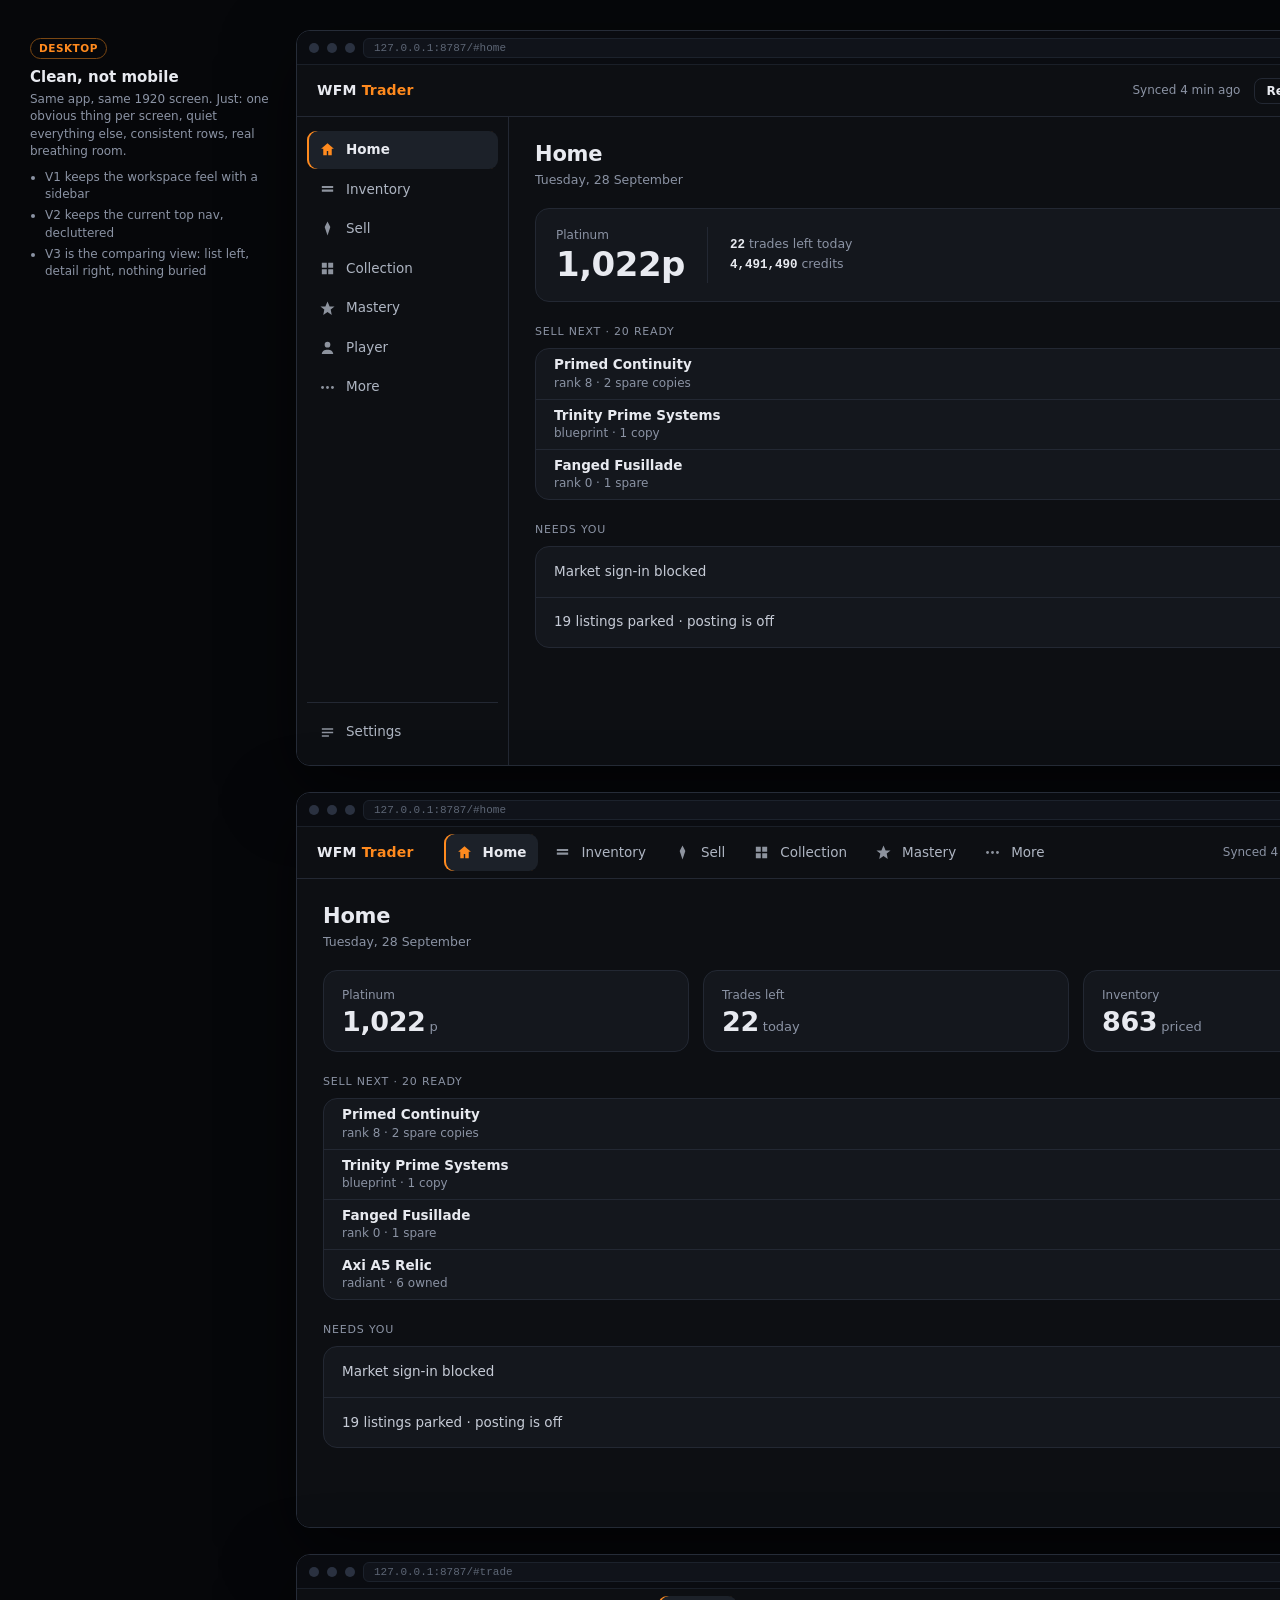
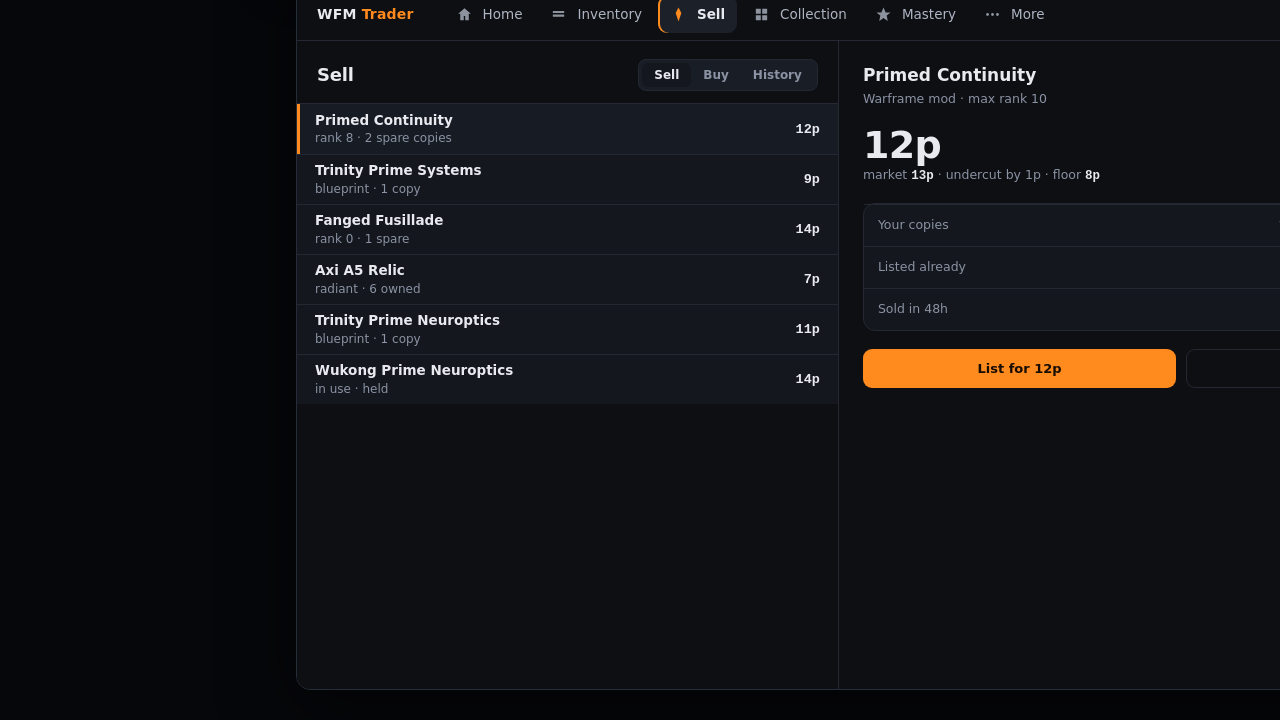
<file: design/mockups/desktop-directions.html>
<!DOCTYPE html>
<html lang="en">
<head>
<meta charset="utf-8">
<title>WFM Trader - clean desktop directions</title>
<style>
  :root {
    --bg: #0d0f13; --panel: #14171d; --panel2: #191d25; --border: #232833;
    --text: #e8eaf0; --muted: #8b93a4; --accent: #ff8a1e; --accent-dim: #7a4713;
    --sans: "Inter", "Segoe UI Variable", "Segoe UI", system-ui, sans-serif;
    --mono: "Cascadia Mono", ui-monospace, Consolas, monospace;
    color-scheme: dark;
  }
  * { box-sizing: border-box; -webkit-font-smoothing: antialiased; }
  body { margin: 0; background: #06070a; color: var(--text); font: 13.5px/1.45 var(--sans); padding: 30px; }
  .wrap { display: flex; gap: 26px; align-items: flex-start; max-width: 1560px; }
  .notes { width: 240px; flex: 0 0 240px; padding-top: 8px; position: sticky; top: 30px; }
  .notes h2 { font-size: 15px; margin: 0 0 2px; }
  .notes .k { display: inline-block; font-size: 10.5px; font-weight: 700; letter-spacing: .5px; color: var(--accent);
    border: 1px solid var(--accent-dim); border-radius: 999px; padding: 2px 8px; margin-bottom: 8px; }
  .notes p { color: var(--muted); font-size: 12px; margin: 0 0 8px; }
  .notes ul { margin: 0; padding-left: 15px; color: var(--muted); font-size: 12px; }
  .notes li { margin: 4px 0; }
  .shots { display: flex; flex-direction: column; gap: 26px; min-width: 0; }

  /* browser window chrome */
  .win { width: 1180px; background: #05060a; border: 1px solid #262c38; border-radius: 14px; overflow: hidden;
    box-shadow: 0 22px 70px rgba(0,0,0,.5); }
  .chrome { height: 34px; display: flex; align-items: center; gap: 8px; padding: 0 12px; background: #0a0c11; border-bottom: 1px solid #1a1f28; }
  .chrome i { width: 10px; height: 10px; border-radius: 50%; background: #2a3140; display: block; }
  .chrome .url { flex: 1 1 auto; height: 20px; border-radius: 6px; background: #10131a; border: 1px solid #1c222c;
    color: #5d6675; font: 11px var(--mono); display: flex; align-items: center; padding: 0 10px; }
  .app { height: 700px; background: var(--bg); display: flex; flex-direction: column; }

  /* shared app pieces */
  .topbar { flex: 0 0 auto; height: 52px; display: flex; align-items: center; gap: 14px; padding: 0 20px; border-bottom: 1px solid var(--border); }
  .brand { font-weight: 700; font-size: 14px; letter-spacing: .2px; }
  .brand span { color: var(--accent); }
  .spacer { flex: 1 1 auto; }
  .synced { color: var(--muted); font-size: 12px; }
  .chipwarn { display: inline-flex; align-items: center; gap: 6px; font: 600 11.5px var(--sans); color: #ffb454;
    background: #241a0c; border: 1px solid #4a3513; border-radius: 999px; padding: 4px 10px; }
  .chipwarn svg { width: 12px; height: 12px; }
  .btn { border: 0; border-radius: 9px; background: var(--accent); color: #180d02; font: 700 12.5px var(--sans);
    padding: 8px 14px; cursor: default; }
  .btn.ghost { background: transparent; border: 1px solid var(--border); color: var(--text); font-weight: 600; }
  .btn.mini { padding: 5px 11px; font-size: 12px; border-radius: 8px; }
  .main { flex: 1 1 auto; min-height: 0; display: flex; }
  .col { flex: 1 1 auto; min-width: 0; padding: 22px 26px; overflow: hidden; }
  .ptitle { font-size: 21px; font-weight: 700; letter-spacing: -.2px; margin: 0 0 2px; }
  .psub { color: var(--muted); font-size: 12.5px; margin-bottom: 18px; }
  .sec { font-size: 11px; text-transform: uppercase; letter-spacing: .8px; color: var(--muted); margin: 22px 0 8px; }
  .hero { background: var(--panel); border: 1px solid var(--border); border-radius: 14px; padding: 18px 20px;
    display: flex; align-items: center; gap: 22px; }
  .hero .lab { color: var(--muted); font-size: 12px; }
  .hero .big { font: 800 34px/1.05 var(--sans); letter-spacing: -.5px; margin: 3px 0 0; }
  .hero .meta { color: var(--muted); font-size: 12.5px; }
  .hero .meta b { color: var(--text); font-weight: 600; font-family: var(--mono); }
  .vl { width: 1px; align-self: stretch; background: var(--border); }
  .list { background: var(--panel); border: 1px solid var(--border); border-radius: 14px; overflow: hidden; }
  .row { display: flex; align-items: center; gap: 14px; padding: 0 18px; height: 50px; border-top: 1px solid var(--border); }
  .list .row:first-child { border-top: 0; }
  .row .nm { flex: 1 1 auto; min-width: 0; font-weight: 600; font-size: 13.5px; }
  .row .nm span { display: block; font-weight: 400; color: var(--muted); font-size: 12px; }
  .row .pr { font: 700 13.5px var(--mono); }
  .row .pr span { color: var(--muted); font-weight: 400; display: block; font-size: 11px; text-align: right; }
  .row.sel { background: #171b23; box-shadow: inset 3px 0 0 var(--accent); }
  .quiet .row .nm { font-weight: 500; color: #c6cbd6; }
  .stat3 { display: grid; grid-template-columns: repeat(3, 1fr); gap: 14px; }
  .stat { background: var(--panel); border: 1px solid var(--border); border-radius: 14px; padding: 16px 18px; }
  .stat .lab { color: var(--muted); font-size: 12px; margin-bottom: 4px; }
  .stat .num { font: 800 27px/1 var(--sans); letter-spacing: -.4px; }
  .stat .num i { font: 400 13px var(--sans); color: var(--muted); font-style: normal; letter-spacing: 0; margin-left: 4px; }
  /* sidebar variant */
  .side { flex: 0 0 212px; border-right: 1px solid var(--border); padding: 14px 10px; display: flex; flex-direction: column; gap: 2px; }
  .nav { display: flex; align-items: center; gap: 10px; padding: 9px 12px; border-radius: 9px; color: #aeb5c2; font-weight: 500; font-size: 13.5px; }
  .nav svg { width: 17px; height: 17px; opacity: .8; }
  .nav.on { background: #1c2129; color: var(--text); box-shadow: inset 2px 0 0 var(--accent); font-weight: 600; }
  .nav.on svg { color: var(--accent); opacity: 1; }
  .navfoot { margin-top: auto; border-top: 1px solid var(--border); padding-top: 10px; }
  /* two-pane variant */
  .pane { display: flex; flex: 1 1 auto; min-height: 0; }
  .paneL { flex: 0 0 46%; border-right: 1px solid var(--border); padding: 18px 0 0; overflow: hidden; }
  .paneL .hd { padding: 0 20px 12px; display: flex; align-items: center; gap: 10px; }
  .paneR { flex: 1 1 auto; padding: 22px 24px; }
  .seg { display: inline-flex; background: var(--panel2); border: 1px solid var(--border); border-radius: 8px; padding: 3px; }
  .seg b { font: 600 12px var(--sans); color: var(--muted); padding: 5px 12px; border-radius: 6px; }
  .seg b.on { background: var(--panel); color: var(--text); }
  .dt { font-size: 17px; font-weight: 700; margin: 0 0 2px; }
  .dsub { color: var(--muted); font-size: 12.5px; }
  .dprice { font: 800 38px/1 var(--sans); letter-spacing: -.6px; margin: 18px 0 2px; }
  .dmeta { color: var(--muted); font-size: 12.5px; margin-bottom: 18px; }
  .dmeta b { color: var(--text); font-family: var(--mono); font-weight: 600; }
  .facts { border: 1px solid var(--border); border-radius: 12px; background: var(--panel); margin-bottom: 18px; }
  .facts .row { height: 42px; padding: 0 14px; font-size: 12.5px; }
  .facts .row .k2 { color: var(--muted); flex: 1 1 auto; }
  .facts .row .v2 { font-family: var(--mono); font-weight: 600; }
  .actions { display: flex; gap: 10px; }
  .actions .btn { flex: 1 1 auto; padding: 11px 14px; font-size: 13px; }
</style>
</head>
<body>
<div class="wrap">
  <div class="notes">
    <span class="k">DESKTOP</span>
    <h2>Clean, not mobile</h2>
    <p>Same app, same 1920 screen. Just: one obvious thing per screen, quiet everything else, consistent rows, real breathing room.</p>
    <ul>
      <li>V1 keeps the workspace feel with a sidebar</li>
      <li>V2 keeps the current top nav, decluttered</li>
      <li>V3 is the comparing view: list left, detail right, nothing buried</li>
    </ul>
  </div>

  <div class="shots">

  <!-- ================= V1 : sidebar + one column ================= -->
  <div class="win">
    <div class="chrome"><i></i><i></i><i></i><div class="url">127.0.0.1:8787/#home</div></div>
    <div class="app">
      <div class="topbar">
        <div class="brand">WFM <span>Trader</span></div>
        <div class="spacer"></div>
        <span class="synced">Synced 4 min ago</span>
        <button class="btn ghost mini">Refresh</button>
        <span class="chipwarn"><svg viewBox="0 0 24 24" fill="currentColor"><path d="M12 2l8 4v6c0 5-3.4 8.6-8 10-4.6-1.4-8-5-8-10V6z"/></svg>Posting off</span>
      </div>
      <div class="main">
        <div class="side">
          <div class="nav on"><svg viewBox="0 0 24 24" fill="currentColor"><path d="M12 3l9 8h-3v9h-5v-6h-2v6H6v-9H3z"/></svg>Home</div>
          <div class="nav"><svg viewBox="0 0 24 24" fill="currentColor"><path d="M4 7h16v3H4zM4 12h16v3H4z"/></svg>Inventory</div>
          <div class="nav"><svg viewBox="0 0 24 24" fill="currentColor"><path d="M12 2l4 8-4 12-4-12z"/></svg>Sell</div>
          <div class="nav"><svg viewBox="0 0 24 24" fill="currentColor"><path d="M4 4h7v7H4zM13 4h7v7h-7zM4 13h7v7H4zM13 13h7v7h-7z"/></svg>Collection</div>
          <div class="nav"><svg viewBox="0 0 24 24" fill="currentColor"><path d="M12 2l3 7h7l-5.5 4.5L18 21l-6-4-6 4 1.5-7.5L2 9h7z"/></svg>Mastery</div>
          <div class="nav"><svg viewBox="0 0 24 24" fill="currentColor"><circle cx="12" cy="8" r="4"/><path d="M4 21c0-4 3.6-6 8-6s8 2 8 6z"/></svg>Player</div>
          <div class="nav"><svg viewBox="0 0 24 24" fill="currentColor"><circle cx="5" cy="12" r="2"/><circle cx="12" cy="12" r="2"/><circle cx="19" cy="12" r="2"/></svg>More</div>
          <div class="navfoot"><div class="nav"><svg viewBox="0 0 24 24" fill="currentColor"><path d="M4 6h16v2H4zM4 11h16v2H4zM4 16h10v2H4z"/></svg>Settings</div></div>
        </div>
        <div class="col">
          <div class="ptitle">Home</div>
          <div class="psub">Tuesday, 28 September</div>
          <div class="hero">
            <div>
              <div class="lab">Platinum</div>
              <div class="big">1,022p</div>
            </div>
            <div class="vl"></div>
            <div class="meta"><b>22</b> trades left today<br><b>4,491,490</b> credits</div>
            <div class="spacer"></div>
            <button class="btn">Sell next</button>
          </div>
          <div class="sec">Sell next &middot; 20 ready</div>
          <div class="list">
            <div class="row"><div class="nm">Primed Continuity<span>rank 8 &middot; 2 spare copies</span></div><div class="pr">12p<span>market 13p</span></div><button class="btn mini">List</button></div>
            <div class="row"><div class="nm">Trinity Prime Systems<span>blueprint &middot; 1 copy</span></div><div class="pr">9p<span>market 10p</span></div><button class="btn mini">List</button></div>
            <div class="row"><div class="nm">Fanged Fusillade<span>rank 0 &middot; 1 spare</span></div><div class="pr">14p<span>market 15p</span></div><button class="btn mini">List</button></div>
          </div>
          <div class="sec">Needs you</div>
          <div class="list quiet">
            <div class="row"><div class="nm">Market sign-in blocked</div><button class="btn ghost mini">Open</button></div>
            <div class="row"><div class="nm">19 listings parked &middot; posting is off</div><button class="btn ghost mini">Review</button></div>
          </div>
        </div>
      </div>
    </div>
  </div>

  <!-- ================= V2 : top nav + stat cards ================= -->
  <div class="win">
    <div class="chrome"><i></i><i></i><i></i><div class="url">127.0.0.1:8787/#home</div></div>
    <div class="app">
      <div class="topbar">
        <div class="brand">WFM <span>Trader</span></div>
        <div style="display:flex;gap:4px;margin-left:16px;">
          <div class="nav on"><svg viewBox="0 0 24 24" fill="currentColor"><path d="M12 3l9 8h-3v9h-5v-6h-2v6H6v-9H3z"/></svg>Home</div>
          <div class="nav"><svg viewBox="0 0 24 24" fill="currentColor"><path d="M4 7h16v3H4zM4 12h16v3H4z"/></svg>Inventory</div>
          <div class="nav"><svg viewBox="0 0 24 24" fill="currentColor"><path d="M12 2l4 8-4 12-4-12z"/></svg>Sell</div>
          <div class="nav"><svg viewBox="0 0 24 24" fill="currentColor"><path d="M4 4h7v7H4zM13 4h7v7h-7zM4 13h7v7H4zM13 13h7v7h-7z"/></svg>Collection</div>
          <div class="nav"><svg viewBox="0 0 24 24" fill="currentColor"><path d="M12 2l3 7h7l-5.5 4.5L18 21l-6-4-6 4 1.5-7.5L2 9h7z"/></svg>Mastery</div>
          <div class="nav"><svg viewBox="0 0 24 24" fill="currentColor"><circle cx="5" cy="12" r="2"/><circle cx="12" cy="12" r="2"/><circle cx="19" cy="12" r="2"/></svg>More</div>
        </div>
        <div class="spacer"></div>
        <span class="synced">Synced 4 min ago</span>
        <span class="chipwarn"><svg viewBox="0 0 24 24" fill="currentColor"><path d="M12 2l8 4v6c0 5-3.4 8.6-8 10-4.6-1.4-8-5-8-10V6z"/></svg>Posting off</span>
      </div>
      <div class="main"><div class="col">
        <div class="ptitle">Home</div>
        <div class="psub">Tuesday, 28 September</div>
        <div class="stat3">
          <div class="stat"><div class="lab">Platinum</div><div class="num">1,022<i>p</i></div></div>
          <div class="stat"><div class="lab">Trades left</div><div class="num">22<i>today</i></div></div>
          <div class="stat"><div class="lab">Inventory</div><div class="num">863<i>priced</i></div></div>
        </div>
        <div class="sec">Sell next &middot; 20 ready</div>
        <div class="list">
          <div class="row"><div class="nm">Primed Continuity<span>rank 8 &middot; 2 spare copies</span></div><div class="pr">12p<span>market 13p</span></div><button class="btn mini">List</button></div>
          <div class="row"><div class="nm">Trinity Prime Systems<span>blueprint &middot; 1 copy</span></div><div class="pr">9p<span>market 10p</span></div><button class="btn mini">List</button></div>
          <div class="row"><div class="nm">Fanged Fusillade<span>rank 0 &middot; 1 spare</span></div><div class="pr">14p<span>market 15p</span></div><button class="btn mini">List</button></div>
          <div class="row"><div class="nm">Axi A5 Relic<span>radiant &middot; 6 owned</span></div><div class="pr">7p<span>market 8p</span></div><button class="btn mini">List</button></div>
        </div>
        <div class="sec">Needs you</div>
        <div class="list quiet">
          <div class="row"><div class="nm">Market sign-in blocked</div><button class="btn ghost mini">Open</button></div>
          <div class="row"><div class="nm">19 listings parked &middot; posting is off</div><button class="btn ghost mini">Review</button></div>
        </div>
      </div></div>
    </div>
  </div>

  <!-- ================= V3 : two-pane sell ================= -->
  <div class="win">
    <div class="chrome"><i></i><i></i><i></i><div class="url">127.0.0.1:8787/#trade</div></div>
    <div class="app">
      <div class="topbar">
        <div class="brand">WFM <span>Trader</span></div>
        <div style="display:flex;gap:4px;margin-left:16px;">
          <div class="nav"><svg viewBox="0 0 24 24" fill="currentColor"><path d="M12 3l9 8h-3v9h-5v-6h-2v6H6v-9H3z"/></svg>Home</div>
          <div class="nav"><svg viewBox="0 0 24 24" fill="currentColor"><path d="M4 7h16v3H4zM4 12h16v3H4z"/></svg>Inventory</div>
          <div class="nav on"><svg viewBox="0 0 24 24" fill="currentColor"><path d="M12 2l4 8-4 12-4-12z"/></svg>Sell</div>
          <div class="nav"><svg viewBox="0 0 24 24" fill="currentColor"><path d="M4 4h7v7H4zM13 4h7v7h-7zM4 13h7v7H4zM13 13h7v7h-7z"/></svg>Collection</div>
          <div class="nav"><svg viewBox="0 0 24 24" fill="currentColor"><path d="M12 2l3 7h7l-5.5 4.5L18 21l-6-4-6 4 1.5-7.5L2 9h7z"/></svg>Mastery</div>
          <div class="nav"><svg viewBox="0 0 24 24" fill="currentColor"><circle cx="5" cy="12" r="2"/><circle cx="12" cy="12" r="2"/><circle cx="19" cy="12" r="2"/></svg>More</div>
        </div>
        <div class="spacer"></div>
        <span class="chipwarn"><svg viewBox="0 0 24 24" fill="currentColor"><path d="M12 2l8 4v6c0 5-3.4 8.6-8 10-4.6-1.4-8-5-8-10V6z"/></svg>Posting off</span>
      </div>
      <div class="pane">
        <div class="paneL">
          <div class="hd"><div class="ptitle" style="font-size:18px;margin:0;">Sell</div><div class="spacer"></div><div class="seg"><b class="on">Sell</b><b>Buy</b><b>History</b></div></div>
          <div class="list" style="border-radius:0;border-left:0;border-right:0;border-bottom:0;">
            <div class="row sel"><div class="nm">Primed Continuity<span>rank 8 &middot; 2 spare copies</span></div><div class="pr">12p</div></div>
            <div class="row"><div class="nm">Trinity Prime Systems<span>blueprint &middot; 1 copy</span></div><div class="pr">9p</div></div>
            <div class="row"><div class="nm">Fanged Fusillade<span>rank 0 &middot; 1 spare</span></div><div class="pr">14p</div></div>
            <div class="row"><div class="nm">Axi A5 Relic<span>radiant &middot; 6 owned</span></div><div class="pr">7p</div></div>
            <div class="row"><div class="nm">Trinity Prime Neuroptics<span>blueprint &middot; 1 copy</span></div><div class="pr">11p</div></div>
            <div class="row"><div class="nm">Wukong Prime Neuroptics<span>in use &middot; held</span></div><div class="pr">14p</div></div>
          </div>
        </div>
        <div class="paneR">
          <div class="dt">Primed Continuity</div>
          <div class="dsub">Warframe mod &middot; max rank 10</div>
          <div class="dprice">12p</div>
          <div class="dmeta">market <b>13p</b> &middot; undercut by 1p &middot; floor <b>8p</b></div>
          <div class="facts">
            <div class="row"><div class="k2">Your copies</div><div class="v2">rank 8 &times;2 &middot; rank 5 &times;1</div></div>
            <div class="row"><div class="k2">Listed already</div><div class="v2">none</div></div>
            <div class="row"><div class="k2">Sold in 48h</div><div class="v2">3 sellers &middot; 11-14p</div></div>
          </div>
          <div class="actions">
            <button class="btn">List for 12p</button>
            <button class="btn ghost">Hold</button>
          </div>
        </div>
      </div>
    </div>
  </div>

  </div>
</div>
</body>
</html>
</file>
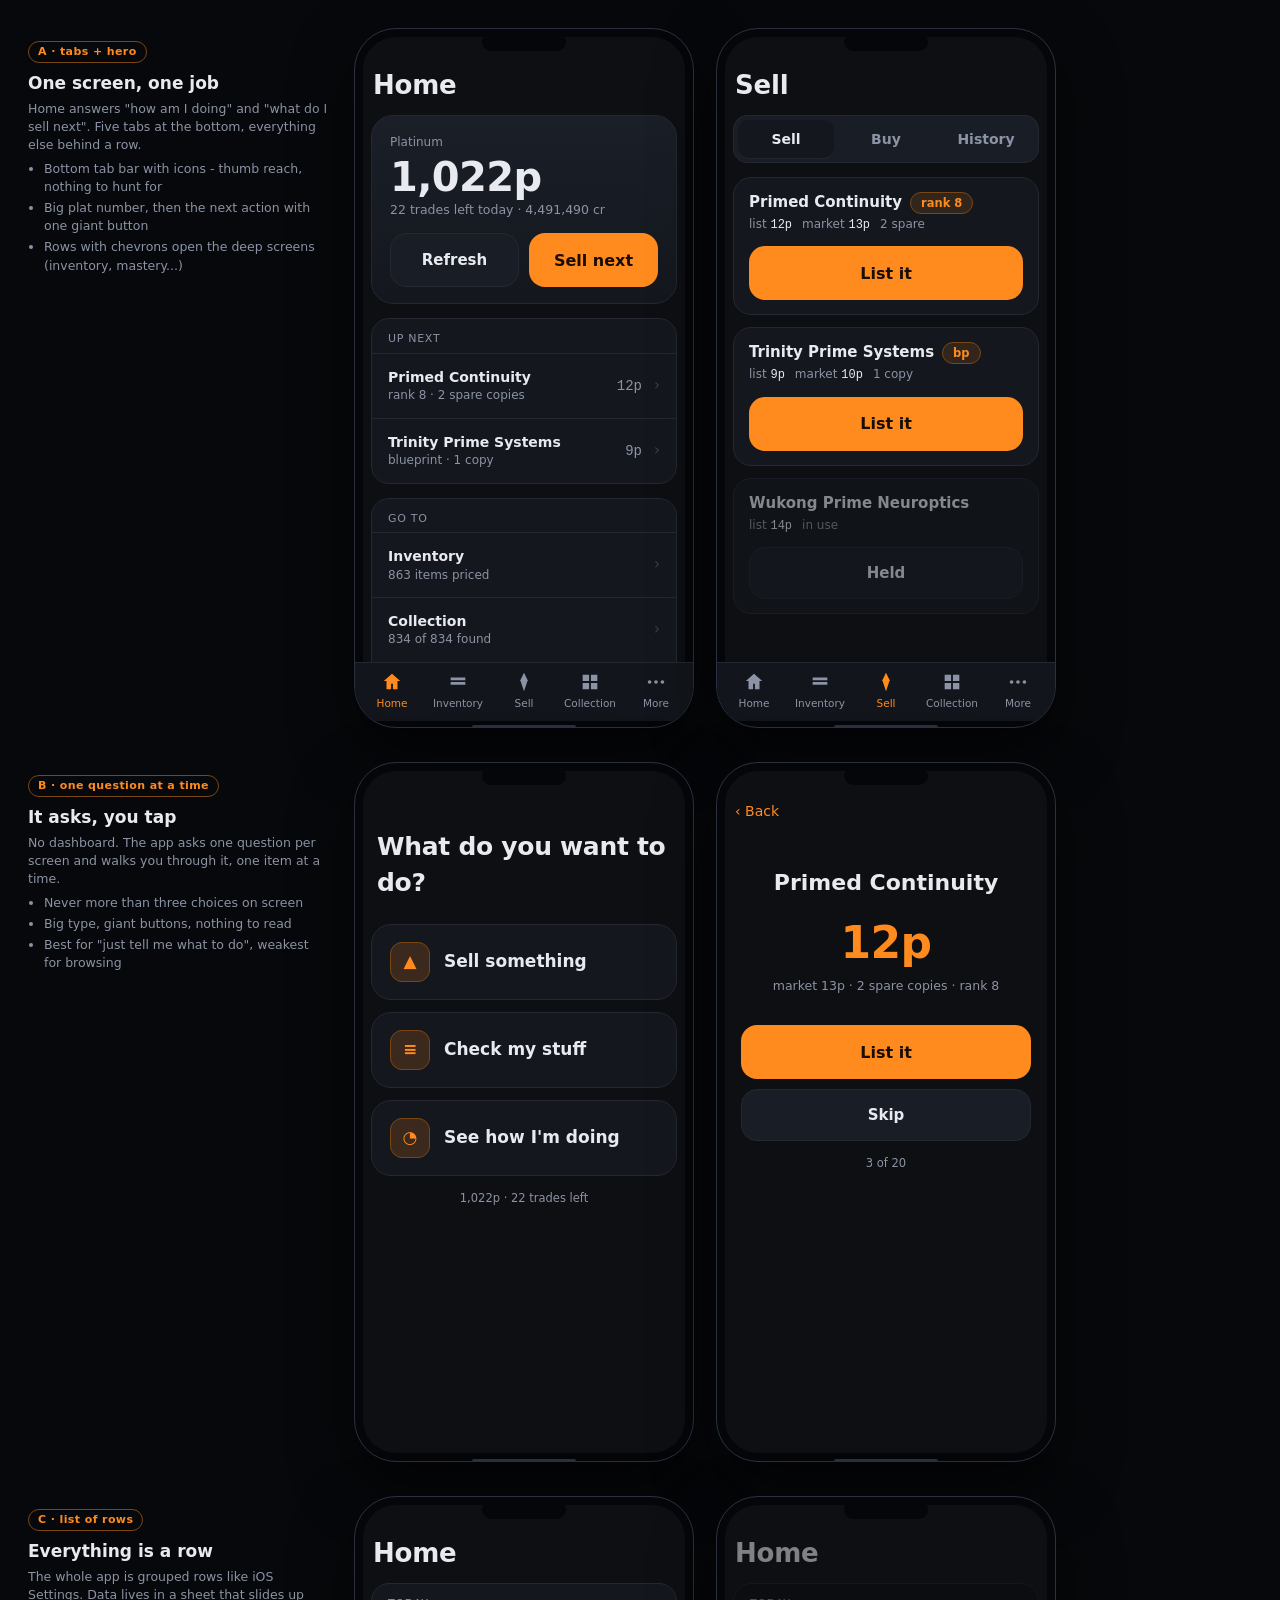
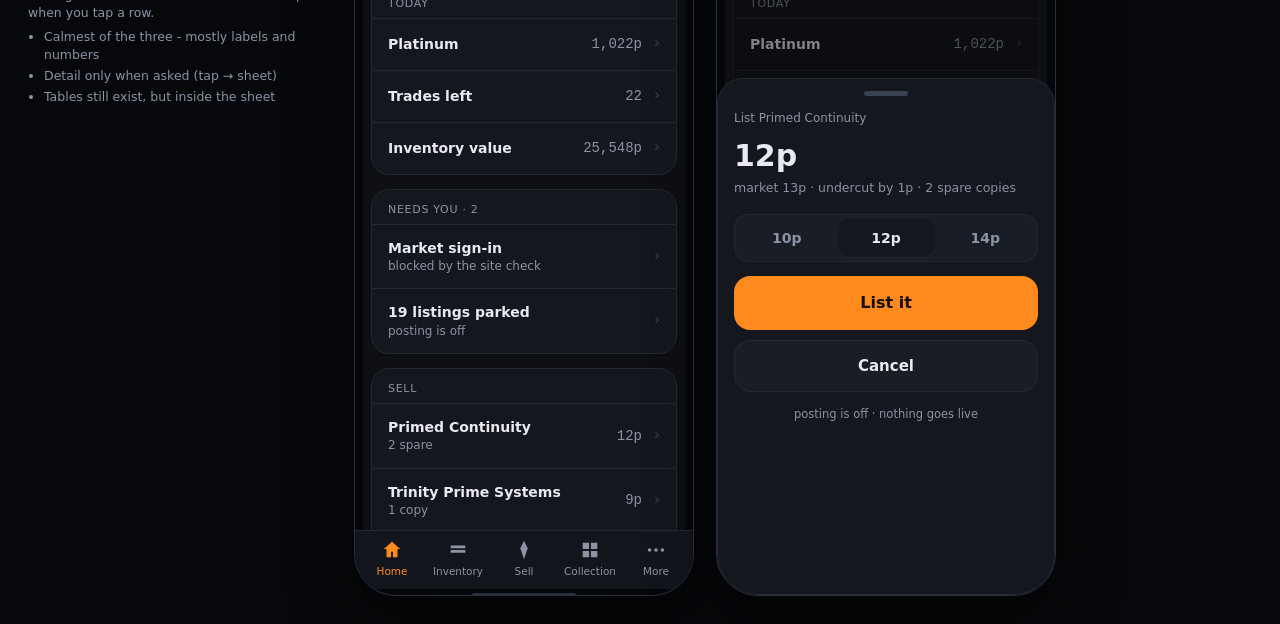
<file: design/mockups/iphone-directions.html>
<!DOCTYPE html>
<html lang="en">
<head>
<meta charset="utf-8">
<title>WFM Trader - three clean directions</title>
<style>
  :root {
    --bg: #0d0f13; --panel: #14171d; --panel2: #191d25; --border: #232833;
    --text: #e8eaf0; --muted: #8b93a4; --accent: #ff8a1e; --accent-dim: #7a4713;
    --r: 10px;
    --sans: "Inter", "Segoe UI Variable", "Segoe UI", system-ui, sans-serif;
    color-scheme: dark;
  }
  * { box-sizing: border-box; -webkit-font-smoothing: antialiased; }
  body { margin: 0; background: #07080b; color: var(--text); font: 14px/1.45 var(--sans); padding: 28px; }
  .sheet { display: flex; flex-direction: column; gap: 34px; max-width: 1180px; }
  .variant { display: flex; gap: 26px; align-items: flex-start; }
  .caption { width: 300px; flex: 0 0 300px; padding-top: 12px; }
  .caption h2 { margin: 0 0 4px; font-size: 17px; }
  .caption .tag { display: inline-block; font-size: 11px; font-weight: 700; letter-spacing: .4px;
    color: var(--accent); border: 1px solid var(--accent-dim); border-radius: 999px; padding: 2px 9px; margin-bottom: 8px; }
  .caption p { margin: 0 0 6px; color: var(--muted); font-size: 12.5px; }
  .caption ul { margin: 6px 0 0; padding-left: 16px; color: var(--muted); font-size: 12.5px; }
  .caption li { margin: 3px 0; }
  .phones { display: flex; gap: 22px; }
  .phone {
    width: 340px; height: 700px; border-radius: 42px; background: var(--bg);
    border: 1px solid #2a3040; box-shadow: 0 24px 60px rgba(0,0,0,.55), inset 0 0 0 8px #05060a;
    position: relative; overflow: hidden; flex: 0 0 340px;
  }
  .screen { position: absolute; inset: 0; display: flex; flex-direction: column; }
  .notch { height: 26px; flex: 0 0 26px; display: flex; align-items: center; justify-content: center; }
  .notch b { width: 84px; height: 18px; background: #05060a; border-radius: 999px; display: block; }
  .body { flex: 1 1 auto; min-height: 0; overflow: hidden; padding: 6px 16px 12px; }
  .tabbar { flex: 0 0 auto; display: grid; grid-template-columns: repeat(5, 1fr); border-top: 1px solid var(--border);
    background: color-mix(in srgb, var(--panel) 92%, black); padding: 8px 4px 10px; }
  .tab { display: flex; flex-direction: column; align-items: center; gap: 3px; color: var(--muted); font-size: 10.5px; }
  .tab.on { color: var(--accent); }
  .tab svg { width: 22px; height: 22px; }
  .homebar { height: 6px; display: flex; justify-content: center; padding: 4px 0 2px; }
  .homebar i { width: 104px; height: 4px; border-radius: 999px; background: #2a3040; display: block; }

  /* iOS-ish primitives */
  .lg-title { font-size: 26px; font-weight: 700; letter-spacing: -.2px; margin: 6px 2px 10px; }
  .grp { background: var(--panel); border: 1px solid var(--border); border-radius: 18px; overflow: hidden; margin-bottom: 14px; }
  .grp .h { font-size: 11px; text-transform: uppercase; letter-spacing: .7px; color: var(--muted); padding: 12px 16px 6px; }
  .row { display: flex; align-items: center; gap: 12px; padding: 13px 16px; min-height: 52px; border-top: 1px solid var(--border); }
  .grp .row:first-of-type { border-top: 0; }
  .row .t { flex: 1 1 auto; min-width: 0; }
  .row .t b { font-weight: 600; }
  .row .t span { display: block; color: var(--muted); font-size: 12px; }
  .row .v { color: var(--muted); font-family: "Cascadia Mono", ui-monospace, monospace; }
  .chev { color: #3a4152; font-size: 15px; }
  .cbtn { display: block; width: 100%; border: 0; border-radius: 16px; background: var(--accent); color: #180d02;
    font: 700 16px var(--sans); padding: 16px; min-height: 54px; }
  .gbtn { display: block; width: 100%; border: 1px solid var(--border); border-radius: 16px; background: var(--panel2);
    color: var(--text); font: 600 15px var(--sans); padding: 15px; min-height: 52px; }
  .hero { border-radius: 22px; background: linear-gradient(180deg, #1a1f28, var(--panel)); border: 1px solid var(--border); padding: 18px 18px 16px; margin-bottom: 14px; }
  .hero .lab { color: var(--muted); font-size: 12px; }
  .hero .big { font: 800 40px/1.1 var(--sans); letter-spacing: -.6px; margin: 4px 0 2px; }
  .hero .sub { color: var(--muted); font-size: 12.5px; margin-bottom: 14px; }
  .btnrow { display: grid; grid-template-columns: 1fr 1fr; gap: 10px; }
  .chip { display: inline-flex; align-items: center; gap: 5px; font: 600 11.5px var(--sans); color: var(--accent);
    border: 1px solid var(--accent-dim); background: color-mix(in srgb, var(--accent) 12%, transparent); border-radius: 999px; padding: 3px 10px; }
  .chip.g { color: #7ee0a3; border-color: #2c5a3d; background: #12261b; }
  .seg { display: grid; grid-template-columns: repeat(3, 1fr); gap: 4px; background: var(--panel2); border: 1px solid var(--border);
    border-radius: 14px; padding: 4px; margin: 6px 0 14px; }
  .seg b { text-align: center; padding: 9px 0; border-radius: 11px; font-weight: 600; color: var(--muted); }
  .seg b.on { background: var(--panel); color: var(--text); box-shadow: 0 1px 0 rgba(255,255,255,.04); }
  .card { background: var(--panel); border: 1px solid var(--border); border-radius: 18px; padding: 14px 15px; margin-bottom: 12px; }
  .card .top { display: flex; align-items: baseline; gap: 8px; margin-bottom: 2px; }
  .card .top b { font-size: 15px; }
  .card .bits { display: flex; gap: 10px; color: var(--muted); font-size: 12px; margin-bottom: 12px; }
  .card .bits i { font-style: normal; font-family: "Cascadia Mono", ui-monospace, monospace; color: var(--text); }
  .q { font-size: 25px; font-weight: 700; letter-spacing: -.3px; margin: 34px 6px 22px; }
  .bigchoice { display: flex; align-items: center; gap: 14px; min-height: 76px; padding: 0 18px; border-radius: 20px;
    border: 1px solid var(--border); background: var(--panel); margin-bottom: 12px; font-size: 17px; font-weight: 600; }
  .bigchoice .ic { width: 40px; height: 40px; border-radius: 12px; background: color-mix(in srgb, var(--accent) 16%, transparent);
    border: 1px solid var(--accent-dim); display: grid; place-items: center; color: var(--accent); }
  .oneitem { text-align: center; padding: 40px 8px 0; }
  .oneitem .nm { font-size: 22px; font-weight: 700; }
  .oneitem .pr { font-size: 44px; font-weight: 800; color: var(--accent); margin: 12px 0 2px; letter-spacing: -.5px; }
  .oneitem .mt { color: var(--muted); font-size: 12.5px; margin-bottom: 30px; }
  .steps { color: var(--muted); font-size: 11.5px; text-align: center; margin-top: 14px; }
  .back { color: var(--accent); font-size: 14px; padding: 6px 2px; }
  .dim { color: var(--muted); }
  .fade { position: absolute; left: 0; right: 0; bottom: 0; height: 40px;
    background: linear-gradient(transparent, var(--bg)); pointer-events: none; }
</style>
</head>
<body>
<div class="sheet">

<!-- ===================== A ===================== -->
<div class="variant">
  <div class="caption">
    <span class="tag">A · tabs + hero</span>
    <h2>One screen, one job</h2>
    <p>Home answers "how am I doing" and "what do I sell next". Five tabs at the bottom, everything else behind a row.</p>
    <ul>
      <li>Bottom tab bar with icons - thumb reach, nothing to hunt for</li>
      <li>Big plat number, then the next action with one giant button</li>
      <li>Rows with chevrons open the deep screens (inventory, mastery...)</li>
    </ul>
  </div>
  <div class="phones">
    <div class="phone"><div class="screen">
      <div class="notch"><b></b></div>
      <div class="body">
        <div class="lg-title">Home</div>
        <div class="hero">
          <div class="lab">Platinum</div>
          <div class="big">1,022p</div>
          <div class="sub">22 trades left today · 4,491,490 cr</div>
          <div class="btnrow">
            <button class="gbtn">Refresh</button>
            <button class="cbtn">Sell next</button>
          </div>
        </div>
        <div class="grp">
          <div class="h">Up next</div>
          <div class="row">
            <div class="t"><b>Primed Continuity</b><span>rank 8 · 2 spare copies</span></div>
            <span class="v">12p</span><span class="chev">›</span>
          </div>
          <div class="row">
            <div class="t"><b>Trinity Prime Systems</b><span>blueprint · 1 copy</span></div>
            <span class="v">9p</span><span class="chev">›</span>
          </div>
        </div>
        <div class="grp">
          <div class="h">Go to</div>
          <div class="row"><div class="t"><b>Inventory</b><span>863 items priced</span></div><span class="chev">›</span></div>
          <div class="row"><div class="t"><b>Collection</b><span>834 of 834 found</span></div><span class="chev">›</span></div>
          <div class="row"><div class="t"><b>Mastery</b><span>MR 22 · 316 mastered</span></div><span class="chev">›</span></div>
        </div>
      </div>
      <div class="tabbar">
        <div class="tab on"><svg viewBox="0 0 24 24" fill="currentColor"><path d="M12 3l9 8h-3v9h-5v-6h-2v6H6v-9H3z"/></svg>Home</div>
        <div class="tab"><svg viewBox="0 0 24 24" fill="currentColor"><path d="M4 7h16v3H4zM4 12h16v3H4z"/></svg>Inventory</div>
        <div class="tab"><svg viewBox="0 0 24 24" fill="currentColor"><path d="M12 2l4 8-4 12-4-12z"/></svg>Sell</div>
        <div class="tab"><svg viewBox="0 0 24 24" fill="currentColor"><path d="M4 4h7v7H4zM13 4h7v7h-7zM4 13h7v7H4zM13 13h7v7h-7z"/></svg>Collection</div>
        <div class="tab"><svg viewBox="0 0 24 24" fill="currentColor"><circle cx="5" cy="12" r="2"/><circle cx="12" cy="12" r="2"/><circle cx="19" cy="12" r="2"/></svg>More</div>
      </div>
      <div class="homebar"><i></i></div>
    </div></div>

    <div class="phone"><div class="screen">
      <div class="notch"><b></b></div>
      <div class="body">
        <div class="lg-title">Sell</div>
        <div class="seg"><b class="on">Sell</b><b>Buy</b><b>History</b></div>
        <div class="card">
          <div class="top"><b>Primed Continuity</b><span class="chip">rank 8</span></div>
          <div class="bits"><span>list <i>12p</i></span><span>market <i>13p</i></span><span>2 spare</span></div>
          <button class="cbtn">List it</button>
        </div>
        <div class="card">
          <div class="top"><b>Trinity Prime Systems</b><span class="chip">bp</span></div>
          <div class="bits"><span>list <i>9p</i></span><span>market <i>10p</i></span><span>1 copy</span></div>
          <button class="cbtn">List it</button>
        </div>
        <div class="card" style="opacity:.55">
          <div class="top"><b>Wukong Prime Neuroptics</b></div>
          <div class="bits"><span>list <i>14p</i></span><span>in use</span></div>
          <button class="gbtn">Held</button>
        </div>
      </div>
      <div class="tabbar">
        <div class="tab"><svg viewBox="0 0 24 24" fill="currentColor"><path d="M12 3l9 8h-3v9h-5v-6h-2v6H6v-9H3z"/></svg>Home</div>
        <div class="tab"><svg viewBox="0 0 24 24" fill="currentColor"><path d="M4 7h16v3H4zM4 12h16v3H4z"/></svg>Inventory</div>
        <div class="tab on"><svg viewBox="0 0 24 24" fill="currentColor"><path d="M12 2l4 8-4 12-4-12z"/></svg>Sell</div>
        <div class="tab"><svg viewBox="0 0 24 24" fill="currentColor"><path d="M4 4h7v7H4zM13 4h7v7h-7zM4 13h7v7H4zM13 13h7v7h-7z"/></svg>Collection</div>
        <div class="tab"><svg viewBox="0 0 24 24" fill="currentColor"><circle cx="5" cy="12" r="2"/><circle cx="12" cy="12" r="2"/><circle cx="19" cy="12" r="2"/></svg>More</div>
      </div>
      <div class="homebar"><i></i></div>
    </div></div>
  </div>
</div>

<!-- ===================== B ===================== -->
<div class="variant">
  <div class="caption">
    <span class="tag">B · one question at a time</span>
    <h2>It asks, you tap</h2>
    <p>No dashboard. The app asks one question per screen and walks you through it, one item at a time.</p>
    <ul>
      <li>Never more than three choices on screen</li>
      <li>Big type, giant buttons, nothing to read</li>
      <li>Best for "just tell me what to do", weakest for browsing</li>
    </ul>
  </div>
  <div class="phones">
    <div class="phone"><div class="screen">
      <div class="notch"><b></b></div>
      <div class="body">
        <div class="q">What do you want to do?</div>
        <div class="bigchoice"><span class="ic">▲</span>Sell something</div>
        <div class="bigchoice"><span class="ic">≡</span>Check my stuff</div>
        <div class="bigchoice"><span class="ic">◔</span>See how I'm doing</div>
        <div class="steps">1,022p · 22 trades left</div>
      </div>
      <div class="homebar"><i></i></div>
    </div></div>
    <div class="phone"><div class="screen">
      <div class="notch"><b></b></div>
      <div class="body">
        <div class="back">‹ Back</div>
        <div class="oneitem">
          <div class="nm">Primed Continuity</div>
          <div class="pr">12p</div>
          <div class="mt">market 13p · 2 spare copies · rank 8</div>
          <button class="cbtn">List it</button>
          <div style="height:10px"></div>
          <button class="gbtn">Skip</button>
          <div class="steps">3 of 20</div>
        </div>
      </div>
      <div class="homebar"><i></i></div>
    </div></div>
  </div>
</div>

<!-- ===================== C ===================== -->
<div class="variant">
  <div class="caption">
    <span class="tag">C · list of rows</span>
    <h2>Everything is a row</h2>
    <p>The whole app is grouped rows like iOS Settings. Data lives in a sheet that slides up when you tap a row.</p>
    <ul>
      <li>Calmest of the three - mostly labels and numbers</li>
      <li>Detail only when asked (tap → sheet)</li>
      <li>Tables still exist, but inside the sheet</li>
    </ul>
  </div>
  <div class="phones">
    <div class="phone"><div class="screen">
      <div class="notch"><b></b></div>
      <div class="body">
        <div class="lg-title">Home</div>
        <div class="grp">
          <div class="h">Today</div>
          <div class="row"><div class="t"><b>Platinum</b></div><span class="v">1,022p</span><span class="chev">›</span></div>
          <div class="row"><div class="t"><b>Trades left</b></div><span class="v">22</span><span class="chev">›</span></div>
          <div class="row"><div class="t"><b>Inventory value</b></div><span class="v">25,548p</span><span class="chev">›</span></div>
        </div>
        <div class="grp">
          <div class="h">Needs you · 2</div>
          <div class="row"><div class="t"><b>Market sign-in</b><span>blocked by the site check</span></div><span class="chev">›</span></div>
          <div class="row"><div class="t"><b>19 listings parked</b><span>posting is off</span></div><span class="chev">›</span></div>
        </div>
        <div class="grp">
          <div class="h">Sell</div>
          <div class="row"><div class="t"><b>Primed Continuity</b><span>2 spare</span></div><span class="v">12p</span><span class="chev">›</span></div>
          <div class="row"><div class="t"><b>Trinity Prime Systems</b><span>1 copy</span></div><span class="v">9p</span><span class="chev">›</span></div>
          <div class="row"><div class="t"><b>All 20 recommendations</b></div><span class="chev">›</span></div>
        </div>
      </div>
      <div class="tabbar">
        <div class="tab on"><svg viewBox="0 0 24 24" fill="currentColor"><path d="M12 3l9 8h-3v9h-5v-6h-2v6H6v-9H3z"/></svg>Home</div>
        <div class="tab"><svg viewBox="0 0 24 24" fill="currentColor"><path d="M4 7h16v3H4zM4 12h16v3H4z"/></svg>Inventory</div>
        <div class="tab"><svg viewBox="0 0 24 24" fill="currentColor"><path d="M12 2l4 8-4 12-4-12z"/></svg>Sell</div>
        <div class="tab"><svg viewBox="0 0 24 24" fill="currentColor"><path d="M4 4h7v7H4zM13 4h7v7h-7zM4 13h7v7H4zM13 13h7v7h-7z"/></svg>Collection</div>
        <div class="tab"><svg viewBox="0 0 24 24" fill="currentColor"><circle cx="5" cy="12" r="2"/><circle cx="12" cy="12" r="2"/><circle cx="19" cy="12" r="2"/></svg>More</div>
      </div>
      <div class="homebar"><i></i></div>
    </div></div>

    <div class="phone"><div class="screen">
      <div class="notch"><b></b></div>
      <div class="body" style="filter:brightness(.55)">
        <div class="lg-title">Home</div>
        <div class="grp">
          <div class="h">Today</div>
          <div class="row"><div class="t"><b>Platinum</b></div><span class="v">1,022p</span><span class="chev">›</span></div>
          <div class="row"><div class="t"><b>Trades left</b></div><span class="v">22</span><span class="chev">›</span></div>
        </div>
      </div>
      <div style="position:absolute;left:0;right:0;bottom:0;height:74%;background:var(--panel);
        border-radius:26px 26px 42px 42px;border:1px solid var(--border);padding:10px 16px 16px;">
        <div style="width:44px;height:5px;border-radius:999px;background:#3a4152;margin:2px auto 14px;"></div>
        <div style="font-size:12px;color:var(--muted)">List Primed Continuity</div>
        <div style="font-size:30px;font-weight:800;margin:6px 0 2px;">12p</div>
        <div class="dim" style="font-size:12.5px;margin-bottom:16px;">market 13p · undercut by 1p · 2 spare copies</div>
        <div class="seg"><b>10p</b><b class="on">12p</b><b>14p</b></div>
        <button class="cbtn">List it</button>
        <div style="height:10px"></div>
        <button class="gbtn">Cancel</button>
        <div class="steps">posting is off · nothing goes live</div>
      </div>
      <div class="homebar"><i></i></div>
    </div></div>
  </div>
</div>

</div>
</body>
</html>
</file>
